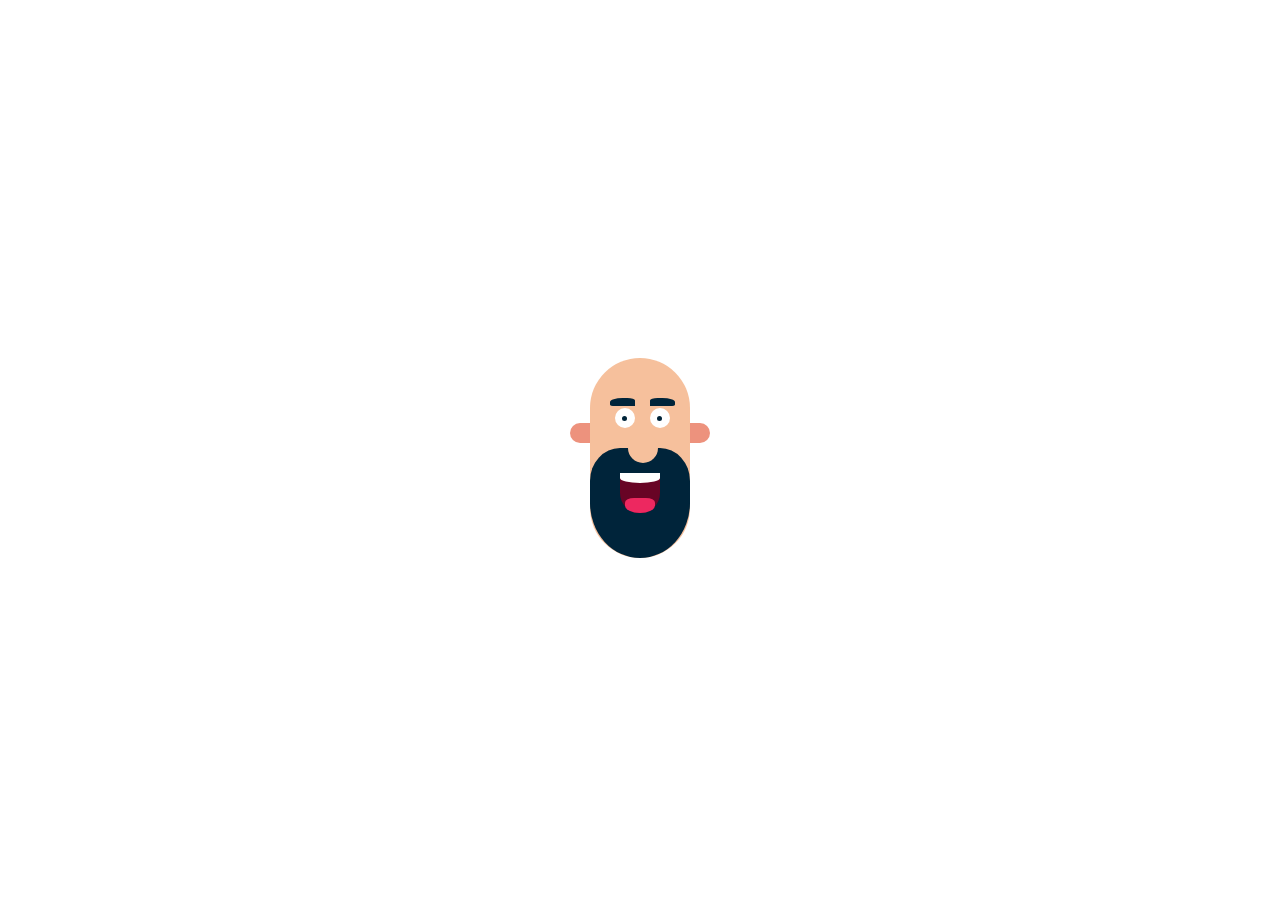
<file: Face1/index.html>
<!DOCTYPE html>
<html lang="en">
<head>
  <meta charset="UTF-8">
  <meta http-equiv="X-UA-Compatible" content="IE=edge">
  <meta name="viewport" content="width=device-width, initial-scale=1.0">
  <title>Dibujo css 1</title>
  <link rel="stylesheet" href="./style.css">
</head>
<body>
  <div class="container">
    <div class="head">
      <div class="eyebrow-left"></div>
      <div class="eye-left">
      <div class="eye-left-kid"></div>
      </div>
      <div class="eyebrow-right"></div>
        <div class="eye-right">
        <div class="eye-right-kid"></div>
      </div>
      <div class="ear-left"></div>
      <div class="ear-right"></div>
      <div class="beard">
        <div class="lips">
          <div class="tooth"></div>
          <div class="tongue"></div>
        </div>
      </div>
      <div class="nose"></div>
    </div>
  </div>
</body>
</html>
</file>
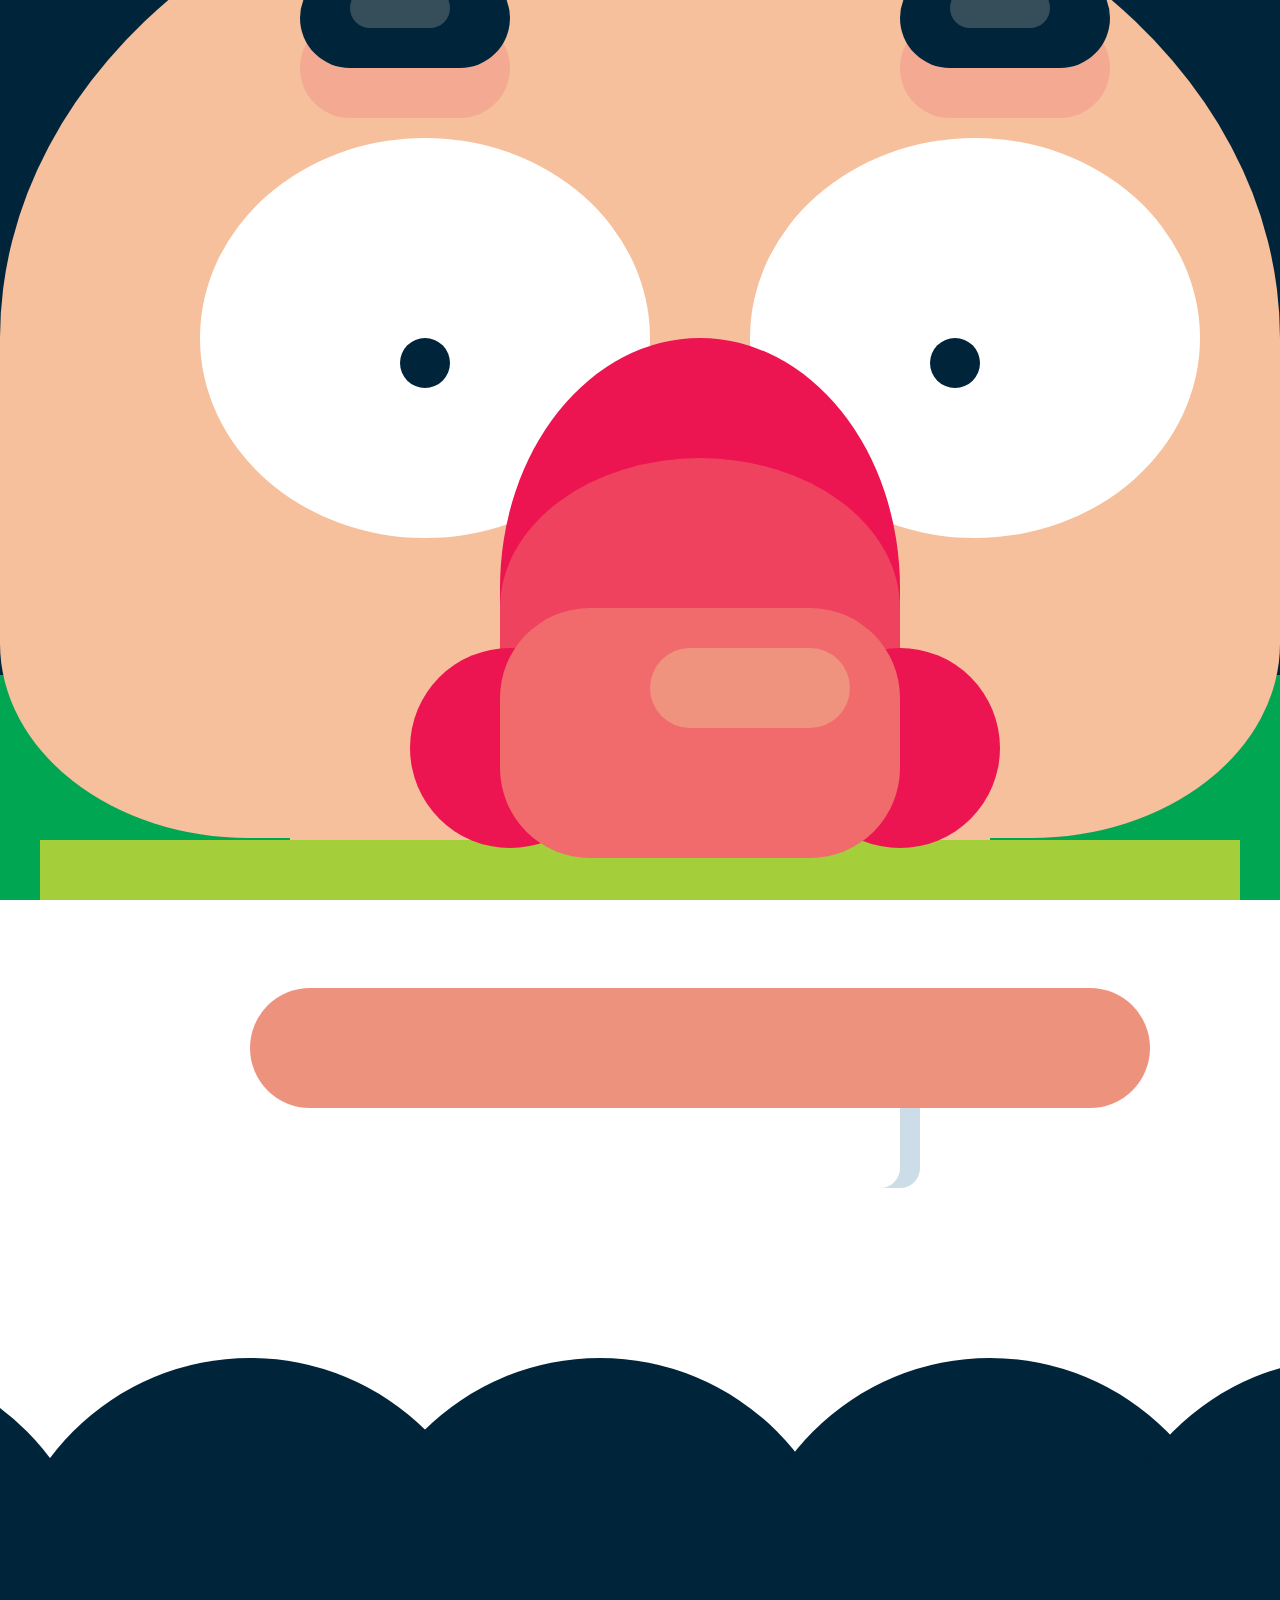
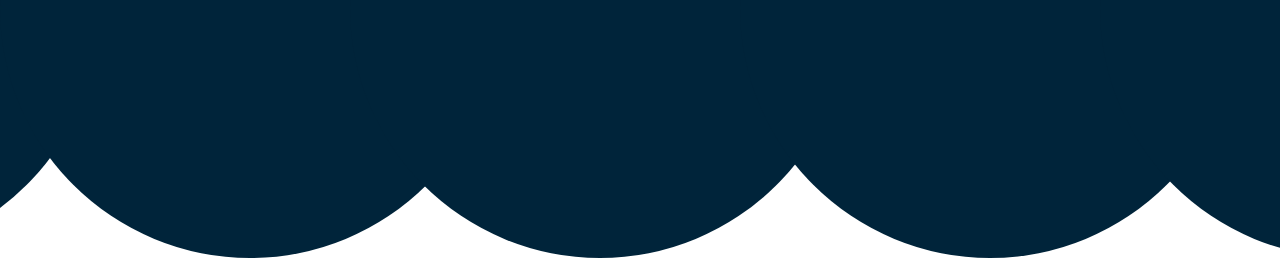
<file: Face2/index.html>
<!DOCTYPE html>
<html lang="en">

<head>
  <meta charset="UTF-8">
  <meta http-equiv="X-UA-Compatible" content="IE=edge">
  <meta name="viewport" content="width=device-width, initial-scale=1.0">
  <title>Dibujo css 2</title>
  <link rel="stylesheet" href="./style.css">
</head>

<body>
  <div class="part-one">
    <div class="face">
      <div class="eyebrow-left">
        <div class="eyebrow-left-shadow"></div>
      </div>
      <div class="eyebrow-right">
        <div class="eyebrow-right-shadow"></div>
      </div>
      <div class="eye-left">
        <div class="eye-left-kid"></div>
      </div>
      <div class="eye-right">
        <div class="eye-right-kid"></div>
      </div>
      <div class="nose">
        <div class="nose-kid">
          <div class="nose-kid-left"></div>
          <div class="nose-kid-right"></div>
          <div class="nose-big">
            <div class="shadow"></div>
          </div>
        </div>
      </div>
      <div class="ear-left">
        <div class="ear-small-left"></div>
          <div class="circle-left-1"></div>
          <div class="circle-left-2"></div>
          <div class="circle-left-3"></div>
          <div class="circle-left-4"></div>
          <div class="circle-left-5"></div>
      </div>
      <div class="ear-right">
        <div class="ear-small-right">
          <div class="circle-right-1"></div>
          <div class="circle-right-2"></div>
          <div class="circle-right-3"></div>
          <div class="circle-right-4"></div>
          <div class="circle-right-5"></div>
        </div>
      </div>
      <div class="mouth"></div>
      <div class="teeth">
        <div class="circle-1"></div>
        <div class="circle-2"></div>
        <div class="circle-3"></div>
        <div class="circle-4"></div>
        <div class="circle-5"></div>
        <div class="circle-6"></div>
        <div class="circle-7"></div>
        <div class="circle-8"></div>
        <div class="circle-9"></div>
        <div class="circle-10"></div>
        <div class="circle-11"></div>
        <div class="circle-12"></div>
        <div class="circle-13"></div>
        <div class="circle-14"></div>
        <div class="circle-15"></div>
        <div class="circle-16"></div>
        <div class="circle-17"></div>
        <div class="circle-18"></div>
        <div class="circle-19"></div>
        <div class="circle-20"></div>
      </div>
    </div>
  </div>
  <div class="part-two">
    <div class="neck-shadow"></div>
    <div class="neck"></div>
    <div class="shirt"></div>
  </div>
</body>
</html>
</file>
<file: Face1/style.css>
:root {
  --skin-color:#f6c09c;
  --white:#ffffff;
  --beard: #00243a;
  --lips:#680425;
  --tongue:#ed2860;
  --background: #ed4042;
  --ears: #ed927d;
  --eyes: #002439;
}

.container {
display: flex;
justify-content: center;
align-items: center;
height: 100vh;
}

.head {
  width: 100px;
  height: 200px;
  background-color: var(--skin-color);
  border-radius: 50px;
  position: relative;
}

.eye-left {
  width: 20px;
  height: 20px;
  position: absolute;
  background-color: var(--white);
  top: 50px;
  left: 25px;
  border-radius: 50%;
}

.eye-right {
  width: 20px;
  height: 20px;
  position: absolute;
  background-color: var(--white);
  border-radius: 50px;
  top: 50px;
  left: 60px;
}

.nose {
  width: 30px;
  height: 30px;
  border-radius: 50px;
  position: absolute;
  top: 75px;
  left: 38px;
  background-color: var(--skin-color)
}

.ear-left {
  width: 20px;
  height: 20px;
  position: absolute;
  background-color: var(--ears);
  top: 65px;
  z-index: 1;
  left: -20px;
  border-radius: 50% 0 0 50%;
}

.ear-right {
  width:  20px;
  height: 20px;
  position: absolute;
  background-color: var(--ears);
  top: 65px;
  z-index: 1;
  left: 100px;
  border-radius: 0 50% 50% 0;
}

.beard {
  width: 100px;
  height: 110px;
  background-color: var(--beard);
  border-radius: 30% 30% 50% 50%;
  position: absolute;
  bottom: 0;
}

.eye-left-kid {
  width: 5px;
  height: 5px;
  position: absolute;
  background-color: var(--eyes);
  border-radius: 50%;
  top: 8px;
  left: 7px;
}

.eye-right-kid {
  width: 5px;
  height: 5px;
  position: absolute;
  background-color: var(--eyes);
  border-radius: 50%;
  top: 8px;
  left: 7px;
}

.lips {
  width: 40px;
  height: 40px;
  position: absolute;
  background-color: var(--lips);
  top: 25px;
  left: 30px;
  border-radius: 0 0 50% 50%;
}

.tooth {
  width: 40px;
  height: 10px;
  position: absolute;
  background-color: var(--white);
  border-radius: 0 0 50% 50%;
}

.tongue {
  width: 30px;
  height: 15px;
  position: absolute;
  background-color: var(--tongue);
  top: 25px;
  left: 5px;
  border-radius:30% 30% 50% 50%;
}

.eyebrow-left {
  width: 25px;
  height: 8px;
  position: absolute;
  background-color:  var(--beard);
  top: 40px;
  left: 20px;
  border-radius: 50% 30% 0 20%;
}

.eyebrow-right {
  width: 25px;
  height: 8px;
  position: absolute;
  background-color:  var(--beard);
  top: 40px;
  left: 60px;
  border-radius: 30% 50% 20% 0%;
}
</file>
<file: Face2/style.css>
:root {
  --hair-color: #00243a;
  --face-color: #f6c09c;
  --eye-color: #ffffff;
  --nose-color: #ec1551;
  --mouth-color: #ed927d;
  --nose-ear-color: #f16b6c;
  --eyebrow-shadow: #f4a992;
  --eyebrow-kids:#354e5a;
}


.face {
  width: 1400px;
  height: 1000px;
  position: relative;
  background-color: var(--face-color);
  border-radius: 90% 90% 35% 35%;
}
body {
  margin: 0;
  overflow: hidden;
}
.part-one {
  display: flex;
  justify-content: center;
  align-items: center;
  background-color: var(--hair-color);
  height: 75vh
}

.eyebrow-left {
  box-shadow: 0 50px var(--eyebrow-shadow);
  width: 210px;
  height: 100px;
  background-color: var(--hair-color);
  position: absolute;
  left: 300px;
  top: 130px;
  border-radius: 50px 50px;
  
}

.eyebrow-left-shadow{
  width: 100px;
  height: 40px;
  background-color: var(--eyebrow-kids);
  position: absolute;
  top: 20px;
  left: 50px;
  border-radius: 50px 50px;
}

.eyebrow-right {
  box-shadow: 0 50px var(--eyebrow-shadow);
  width: 210px;
  height: 100px;
  background-color: var(--hair-color);
  position: absolute;
  left: 900px;
  top: 130px;
  border-radius: 50px 50px;
}

.eyebrow-right-shadow{
  width: 100px;
  height: 40px;
  background-color: var(--eyebrow-kids);
  position: absolute;
  top: 20px;
  left: 50px;
  border-radius: 50px 50px;
}

.eye-left {
  width: 450px;
  height: 400px;
  position: absolute;
  background-color: var(--eye-color);
  top: 300px;
  left: 200px;
  border-radius: 50%;
}

.eye-left-kid {
  width: 50px;
  height: 50px;
  background-color: var(--hair-color);
  position: absolute;
  top: 200px;
  left: 200px;
  border-radius: 50%;
}

.eye-right {
  width: 450px;
  height: 400px;
  position: absolute;
  background-color: var(--eye-color);
  top: 300px;
  left:750px;
  border-radius: 50%;
}

.eye-right-kid {
  width: 50px;
  height: 50px;
  background-color: var(--hair-color);
  position: absolute;
  top: 200px;
  left: 180px;
  border-radius: 50%;
}

.nose {width: 400px;
height: 500px;
position: relative;
background-color: var(--nose-color);
top: 500px;
left: 500px;
border-radius: 50% 50% 0 0;
}

.nose-kid {
  width: 400px;
  height: 300px;
  background-color:#ef425e ;
  position: absolute;
  top: 120px;
  border-radius: 50% 50% 0 0;
}

.nose-kid-left {
  width: 200px;
  height: 200px;
  position: absolute;
  background-color: var(--nose-color);
  top: 190px;
  right: 290px;
  border-radius: 50%;
}

.nose-kid-right {
  width: 200px;
  height: 200px;
  position: absolute;
  background-color: var(--nose-color);
  top: 190px;
  left: 300px;
  border-radius: 50%;
}

.nose-big {
  width: 400px;
  height: 250px;
  position: absolute;
  background-color: var(--nose-ear-color);
  top: 150px;
  border-radius: 90px 90px;
}

.shadow {
  width: 200px;
  height: 80px;
  position: absolute;
  background-color: #ef927e;
  top: 40px;
  left: 150px;
  border-radius: 50px 50px;
}

.mouth {
  width: 900px;
  height: 120px;
  position: relative;
  background-color: var(--mouth-color);
  border-radius: 60px 60px 60px 60px;
  bottom: 150px;
  left: 250px;
}

.teeth {
  width: 400px;
  height:80px ;
  position: relative;
  background-color: var(--eye-color);
  bottom: 150px;
  left: 500px;
  border-radius: 0 0 20px 20px;
  box-shadow: 20px 0 #ccdde7;
}

.ear-left {
  width: 400px;
  height: 400px;
  position: relative;
  background-color: var(--face-color);
  border-radius: 50%;
  bottom: 200px;
  right: 500px;
}

.ear-right {
  width: 400px;
  height: 400px;
  position: relative;
  background-color: var(--face-color);
  border-radius: 50%;
  bottom: 598px;
  left: 1500px;
}

.ear-small-left {
  width: 120px;
  height: 120px;
  position: absolute;
  border-radius: 50%;
  background-color: var(--nose-ear-color);
  top: 120px;
  left: 140px;
}

.ear-small-right {
  width: 120px;
  height: 120px;
  position: absolute;
  border-radius: 50%;
  background-color: var(--nose-ear-color);
  top: 120px;
  right: 140px;
}

.part-two {
  background-color: #00a652;
  height: 25vh;
  display: flex;
  flex-direction: column;
  align-items: center;
}

.neck {
  width: 700px;
  height: 600px;
  background-color: #f6c09c;
} 

.neck-shadow {
  width: 700px;
  height: 500px;
  background-color:#ed927d ;
} 

.shirt {
  width: 1200px;
  height: 400px;
  background-color: #a4ce3a;
}

.circle-left-1 {
  width: 90px;
  height: 90px;
  border-radius: 50%;
  background-color: var(--hair-color);
  position: absolute;
  top: 50px;
  left: 325px;
}

.circle-left-2 {
  width: 90px;
  height: 90px;
  border-radius: 50%;
  background-color: var(--hair-color);
  position: absolute;
  top: 110px;
  left: 325px;
}

.circle-left-3 {
  width: 90px;
  height: 90px;
  border-radius: 50%;
  background-color: var(--hair-color);
  position: absolute;
  top: 180px;
  left: 325px;
}

.circle-left-4 {
  width: 90px;
  height: 90px;
  border-radius: 50%;
  background-color: var(--hair-color);
  position: absolute;
  top: 250px;
  left: 325px;
}

.circle-left-5 {
  width: 90px;
  height: 90px;
  border-radius: 50%;
  background-color: var(--hair-color);
  position: absolute;
  top: 310px;
  left: 325px;
}

.circle-right-1 {
  width: 90px;
  height: 90px;
  border-radius: 50%;
  background-color: var(--hair-color);
  position: absolute;
  bottom: 110px;
  right: 200px;
}

.circle-right-2 {
  width: 90px;
  height: 90px;
  border-radius: 50%;
  background-color: var(--hair-color);
  position: absolute;
  bottom: 50px;
  right: 200px;
}


.circle-right-3{
  width: 90px;
  height: 90px;
  border-radius: 50%;
  background-color: var(--hair-color);
  position: absolute;
  top: 50px;
  right: 200px;
}

.circle-right-4 {
  width: 90px;
  height: 90px;
  border-radius: 50%;
  background-color: var(--hair-color);
  position: absolute;
  top:  120px;
  right: 200px;
}

.circle-right-5{
  width: 90px;
  height: 90px;
  border-radius: 50%;
  background-color: var(--hair-color);
  position: absolute;
  top: 190px;
  right: 190px;
}

.circle-1 {
  width: 500px;
  height: 500px;
  position: absolute;
  background-color: var(--hair-color);
  border-radius: 50%;
  top: 250px;
  right: 3600px;
}

.circle-2 {
  width: 500px;
  height: 500px;
  position: absolute;
  background-color: var(--hair-color);
  border-radius: 50%;
  top: 250px;
  right: 3180px;
}

.circle-3 {
  width: 500px;
  height: 500px;
  position: absolute;
  background-color: var(--hair-color);
  border-radius: 50%;
  top: 250px;
  right: 2800px;
  }
  

.circle-4 {
  width: 500px;
  height: 500px;
  position: absolute;
  background-color: var(--hair-color);
  border-radius: 50%;
  top: 250px;
  right: 2400px;
  }

.circle-5 {
  width: 500px;
  height: 500px;
  position: absolute;
  background-color: var(--hair-color);
  border-radius: 50%;
  top: 250px;
  right: 2000px;
  }

  .circle-6 {
  width: 500px;
  height: 500px;
  position: absolute;
  background-color: var(--hair-color);
  border-radius: 50%;
  top: 250px;
  right: 1600px;
} 

.circle-6 {
  width: 500px;
  height: 500px;
  position: absolute;
  background-color: var(--hair-color);
  border-radius: 50%;
  top: 250px;
  right: 1580px;
} 

.circle-7 {
  width: 500px;
  height: 500px;
  position: absolute;
  background-color: var(--hair-color);
  border-radius: 50%;
  top: 250px;
  right: 1200px;
} 

.circle-8 {
  width: 500px;
  height: 500px;
  position: absolute;
  background-color: var(--hair-color);
  border-radius: 50%;
  top: 250px;
  right: 800px;
} 

.circle-9 {
  width: 500px;
  height: 500px;
  position: absolute;
  background-color: var(--hair-color);
  border-radius: 50%;
  top: 250px;
  right: 400px;
} 

.circle-10 {
  width: 500px;
  height: 500px;
  position: absolute;
  background-color: var(--hair-color);
  border-radius: 50%;
  top: 250px;
  right: 50px;
} 

.circle-11 {
  width: 500px;
  height: 500px;
  position: absolute;
  background-color: var(--hair-color);
  border-radius: 50%;
  top: 250px;
  left: 240px;
} 

.circle-12 {
  width: 500px;
  height: 500px;
  position: absolute;
  background-color: var(--hair-color);
  border-radius: 50%;
  top: 250px;
  left: 600px;
} 

.circle-13 {
  width: 500px;
  height: 500px;
  position: absolute;
  background-color: var(--hair-color);
  border-radius: 50%;
  top: 250px;
  left: 1000px;
} 

.circle-14 {
  width: 500px;
  height: 500px;
  position: absolute;
  background-color: var(--hair-color);
  border-radius: 50%;
  top: 250px;
  left: 1400px;
} 

.circle-15 {
  width: 500px;
  height: 500px;
  position: absolute;
  background-color: var(--hair-color);
  border-radius: 50%;
  top: 250px;
  left: 1800px;
} 

.circle-16 {
  width: 500px;
  height: 500px;
  position: absolute;
  background-color: var(--hair-color);
  border-radius: 50%;
  top: 250px;
  left: 2200px;
} 

.circle-17 {
  width: 500px;
  height: 500px;
  position: absolute;
  background-color: var(--hair-color);
  border-radius: 50%;
  top: 250px;
  left: 2600px;
} 

.circle-18 {
  width: 500px;
  height: 500px;
  position: absolute;
  background-color: var(--hair-color);
  border-radius: 50%;
  top: 250px;
  left: 3000px;
}

.circle-19 {
  width: 500px;
  height: 500px;
  position: absolute;
  background-color: var(--hair-color);
  border-radius: 50%;
  top: 250px;
  left: 3400px;
} 

.circle-20 {
  width: 500px;
  height: 500px;
  position: absolute;
  background-color: var(--hair-color);
  border-radius: 50%;
  top: 250px;
  left: 3800px;
}
</file>
